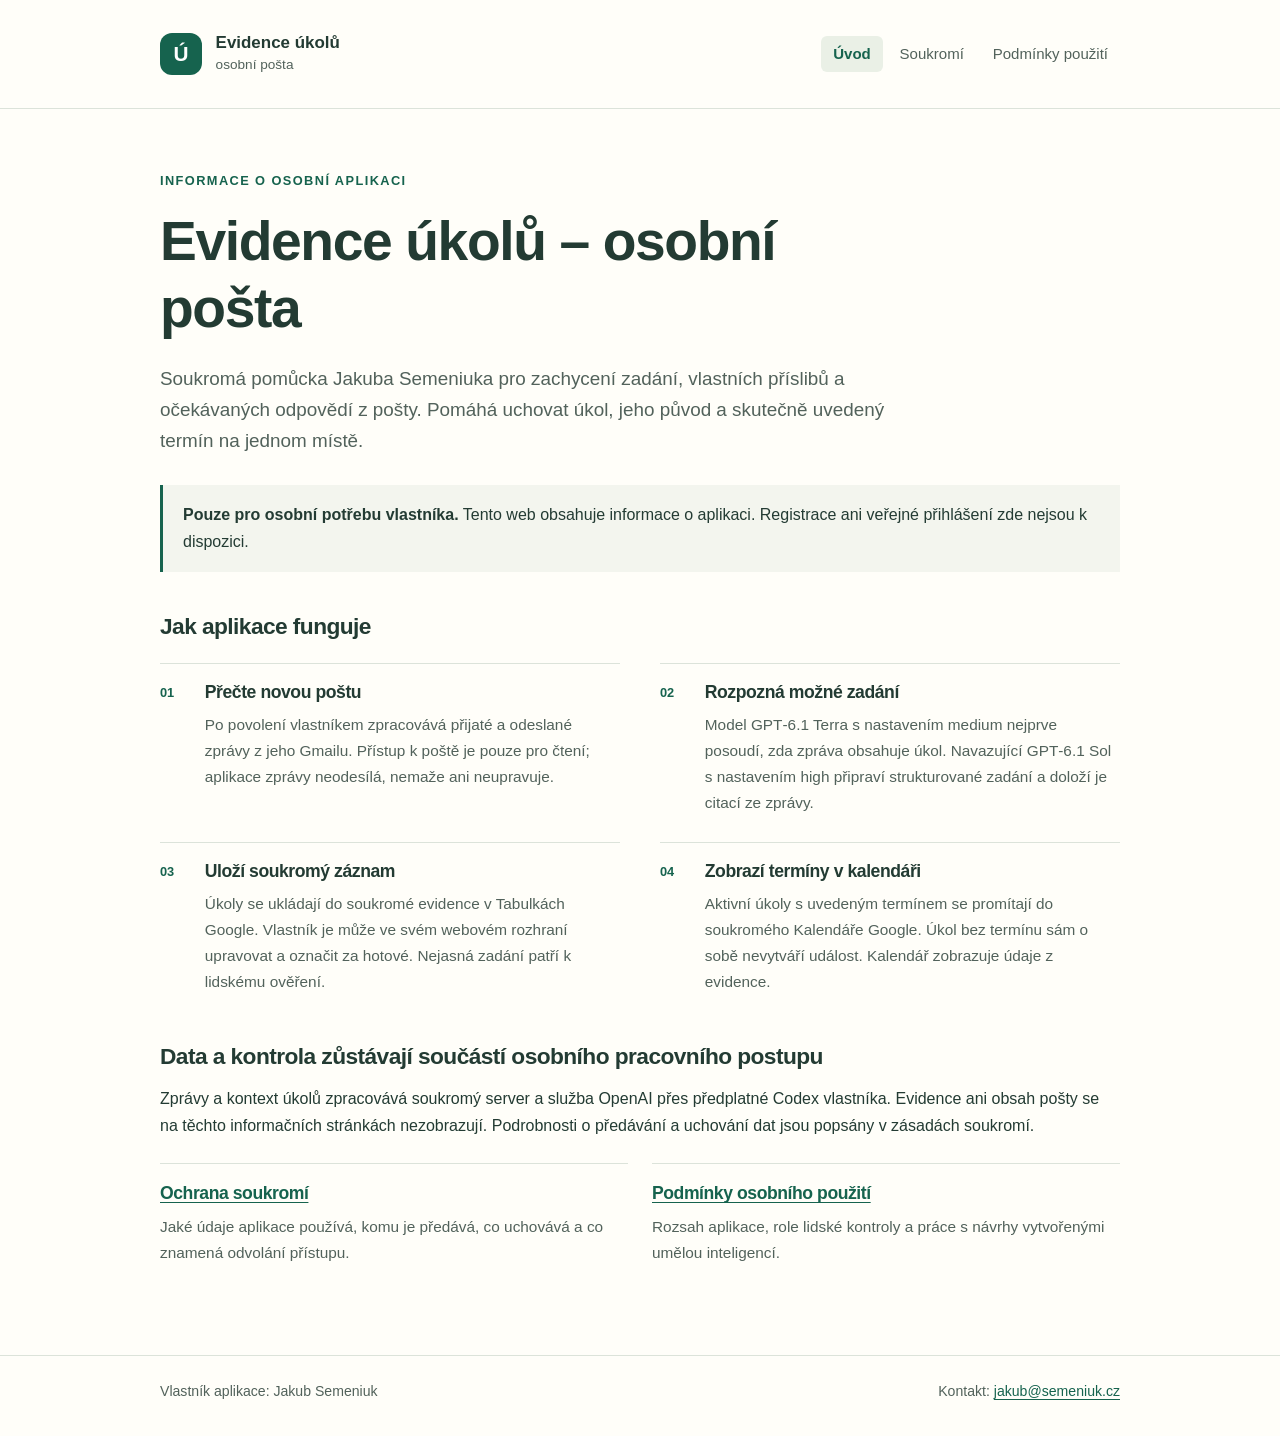
<file: index.html>
<!doctype html>
<html lang="cs">
<head>
  <meta charset="utf-8">
  <meta name="viewport" content="width=device-width, initial-scale=1">
  <meta name="description" content="Informace o soukromé aplikaci Jakuba Semeniuka pro rozpoznání osobních úkolů z pošty a jejich evidenci.">
  <meta name="theme-color" content="#16634e">
  <meta http-equiv="Content-Security-Policy" content="default-src 'none'; style-src 'self'; base-uri 'none'; form-action 'none'">
  <!-- Google Search Console: insert the real google-site-verification meta tag here when supplied by the owner. -->
  <title>Evidence úkolů – osobní pošta</title>
  <link rel="stylesheet" href="styles.css">
</head>
<body>
  <a class="skip-link" href="#obsah">Přejít na obsah</a>
  <header class="site-header">
    <div class="wrap header-inner">
      <a class="brand" href="index.html" aria-label="Evidence úkolů – osobní pošta, úvod">
        <span class="brand-mark" aria-hidden="true">Ú</span>
        <span><span class="brand-name">Evidence úkolů</span><span class="brand-subtitle">osobní pošta</span></span>
      </a>
      <nav aria-label="Hlavní navigace">
        <a href="index.html" aria-current="page">Úvod</a>
        <a href="privacy.html">Soukromí</a>
        <a href="terms.html">Podmínky použití</a>
      </nav>
    </div>
  </header>
  <main id="obsah" class="wrap" tabindex="-1">
    <div class="hero">
      <p class="eyebrow">Informace o osobní aplikaci</p>
      <h1>Evidence úkolů – osobní pošta</h1>
      <p class="lede">Soukromá pomůcka Jakuba Semeniuka pro zachycení zadání, vlastních příslibů a očekávaných odpovědí z pošty. Pomáhá uchovat úkol, jeho původ a skutečně uvedený termín na jednom místě.</p>
    </div>
    <aside class="notice" aria-label="Rozsah použití">
      <p><strong>Pouze pro osobní potřebu vlastníka.</strong> Tento web obsahuje informace o aplikaci. Registrace ani veřejné přihlášení zde nejsou k dispozici.</p>
    </aside>
    <section aria-labelledby="jak-funguje">
      <h2 id="jak-funguje">Jak aplikace funguje</h2>
      <ol class="flow">
        <li>
          <h3>Přečte novou poštu</h3>
          <p>Po povolení vlastníkem zpracovává přijaté a odeslané zprávy z jeho Gmailu. Přístup k poště je pouze pro čtení; aplikace zprávy neodesílá, nemaže ani neupravuje.</p>
        </li>
        <li>
          <h3>Rozpozná možné zadání</h3>
          <p>Model GPT‑6.1 Terra s nastavením medium nejprve posoudí, zda zpráva obsahuje úkol. Navazující GPT‑6.1 Sol s nastavením high připraví strukturované zadání a doloží je citací ze zprávy.</p>
        </li>
        <li>
          <h3>Uloží soukromý záznam</h3>
          <p>Úkoly se ukládají do soukromé evidence v Tabulkách Google. Vlastník je může ve svém webovém rozhraní upravovat a označit za hotové. Nejasná zadání patří k lidskému ověření.</p>
        </li>
        <li>
          <h3>Zobrazí termíny v kalendáři</h3>
          <p>Aktivní úkoly s uvedeným termínem se promítají do soukromého Kalendáře Google. Úkol bez termínu sám o sobě nevytváří událost. Kalendář zobrazuje údaje z evidence.</p>
        </li>
      </ol>
    </section>
    <section aria-labelledby="data-a-kontrola">
      <h2 id="data-a-kontrola">Data a kontrola zůstávají součástí osobního pracovního postupu</h2>
      <p>Zprávy a kontext úkolů zpracovává soukromý server a služba OpenAI přes předplatné Codex vlastníka. Evidence ani obsah pošty se na těchto informačních stránkách nezobrazují. Podrobnosti o předávání a uchování dat jsou popsány v zásadách soukromí.</p>
      <div class="document-links">
        <section>
          <h3><a href="privacy.html">Ochrana soukromí</a></h3>
          <p>Jaké údaje aplikace používá, komu je předává, co uchovává a co znamená odvolání přístupu.</p>
        </section>
        <section>
          <h3><a href="terms.html">Podmínky osobního použití</a></h3>
          <p>Rozsah aplikace, role lidské kontroly a práce s návrhy vytvořenými umělou inteligencí.</p>
        </section>
      </div>
    </section>
  </main>
  <footer class="site-footer">
    <div class="wrap footer-inner">
      <p>Vlastník aplikace: Jakub Semeniuk</p>
      <p>Kontakt: <a href="mailto:jakub@semeniuk.cz">jakub@semeniuk.cz</a></p>
    </div>
  </footer>
</body>
</html>
</file>
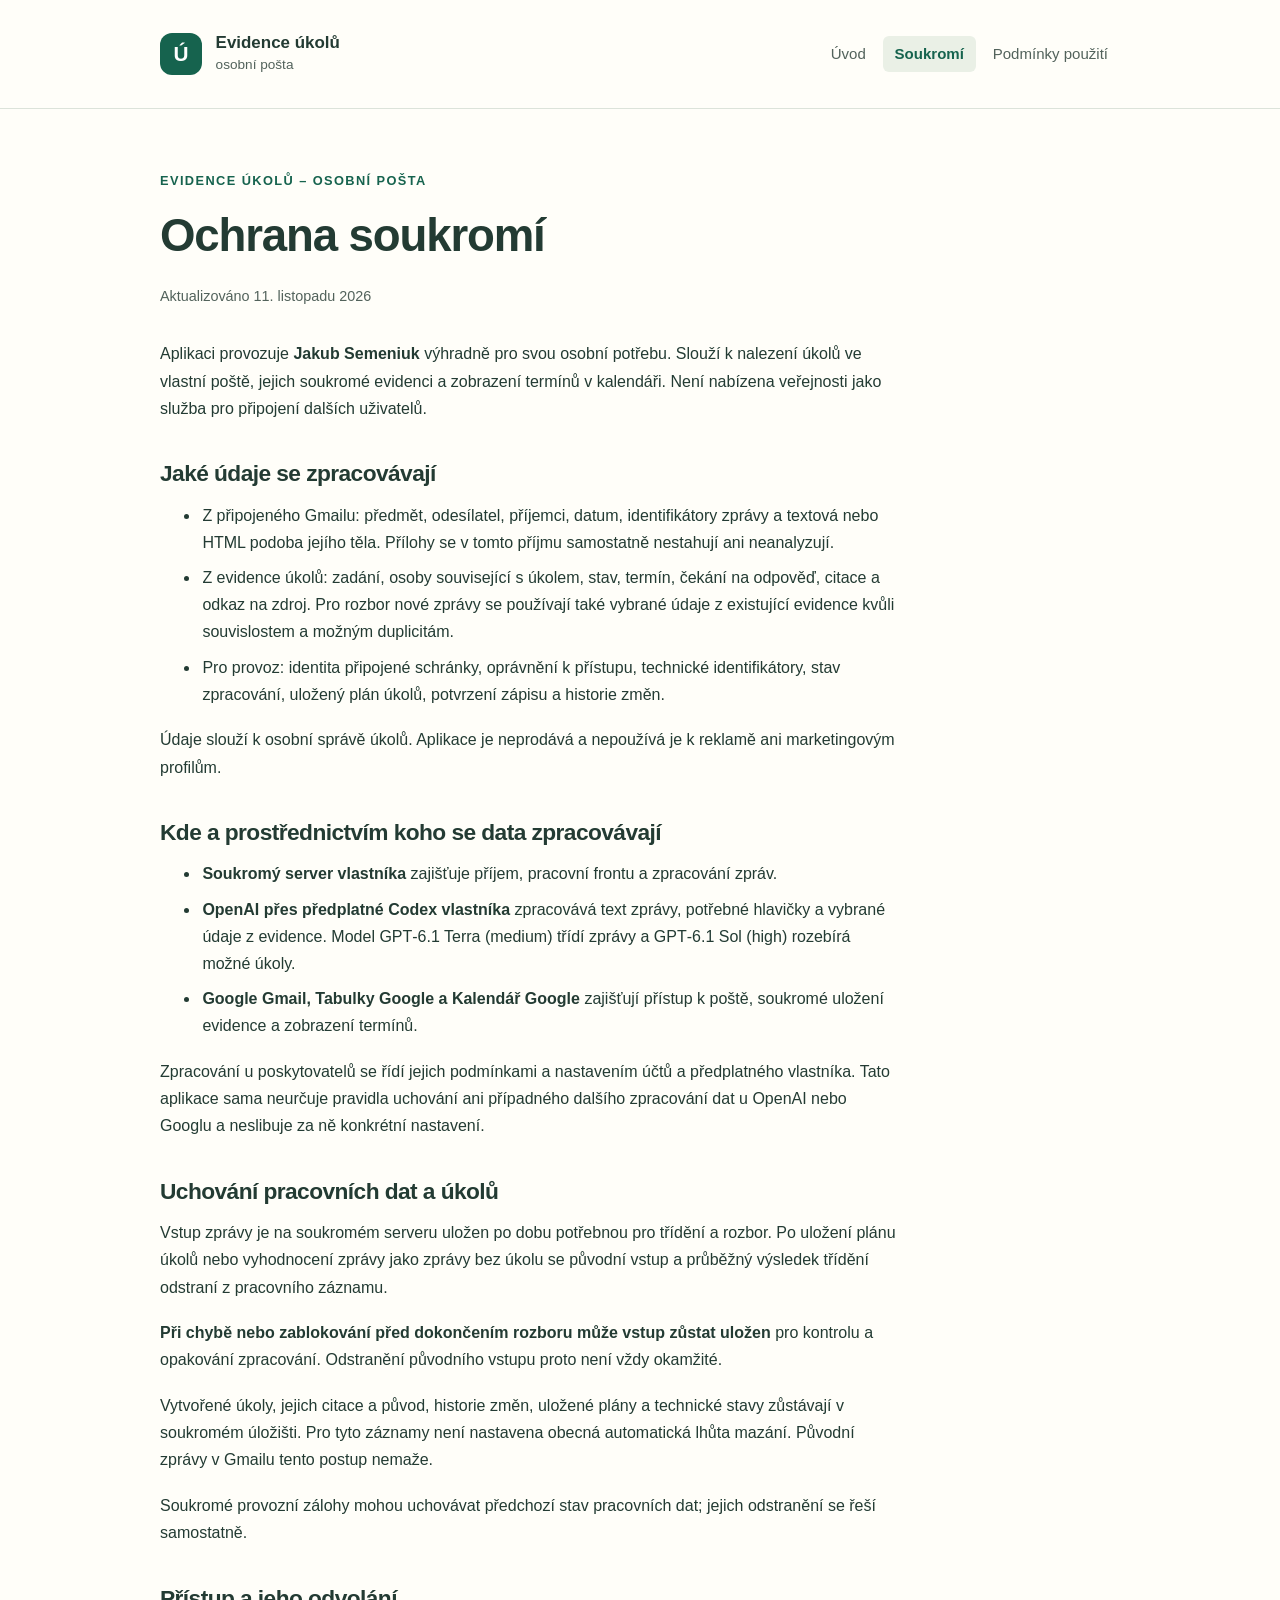
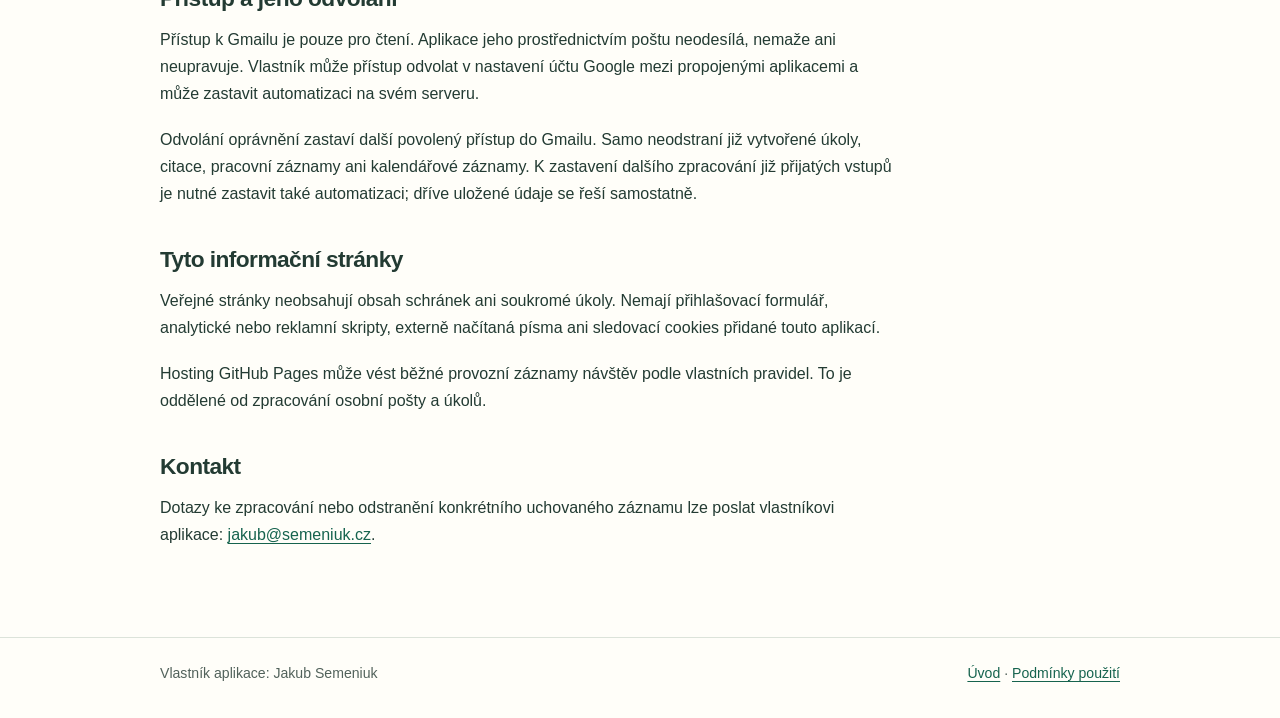
<file: privacy.html>
<!doctype html>
<html lang="cs">
<head>
  <meta charset="utf-8">
  <meta name="viewport" content="width=device-width, initial-scale=1">
  <meta name="description" content="Jak osobní aplikace Evidence úkolů zpracovává zprávy, údaje o úkolech a přístup ke službám.">
  <meta name="theme-color" content="#16634e">
  <meta http-equiv="Content-Security-Policy" content="default-src 'none'; style-src 'self'; base-uri 'none'; form-action 'none'">
  <title>Ochrana soukromí | Evidence úkolů – osobní pošta</title>
  <link rel="stylesheet" href="styles.css">
</head>
<body>
  <a class="skip-link" href="#obsah">Přejít na obsah</a>
  <header class="site-header">
    <div class="wrap header-inner">
      <a class="brand" href="index.html" aria-label="Evidence úkolů – osobní pošta, úvod">
        <span class="brand-mark" aria-hidden="true">Ú</span>
        <span><span class="brand-name">Evidence úkolů</span><span class="brand-subtitle">osobní pošta</span></span>
      </a>
      <nav aria-label="Hlavní navigace">
        <a href="index.html">Úvod</a>
        <a href="privacy.html" aria-current="page">Soukromí</a>
        <a href="terms.html">Podmínky použití</a>
      </nav>
    </div>
  </header>
  <main id="obsah" class="wrap" tabindex="-1">
    <article class="document">
      <p class="eyebrow">Evidence úkolů – osobní pošta</p>
      <h1>Ochrana soukromí</h1>
      <p class="updated">Aktualizováno <time datetime="2026-11-11">11. listopadu 2026</time></p>
      <p>Aplikaci provozuje <strong>Jakub Semeniuk</strong> výhradně pro svou osobní potřebu. Slouží k nalezení úkolů ve vlastní poště, jejich soukromé evidenci a zobrazení termínů v kalendáři. Není nabízena veřejnosti jako služba pro připojení dalších uživatelů.</p>
      <section aria-labelledby="udaje">
        <h2 id="udaje">Jaké údaje se zpracovávají</h2>
        <ul>
          <li>Z připojeného Gmailu: předmět, odesílatel, příjemci, datum, identifikátory zprávy a textová nebo HTML podoba jejího těla. Přílohy se v tomto příjmu samostatně nestahují ani neanalyzují.</li>
          <li>Z evidence úkolů: zadání, osoby související s úkolem, stav, termín, čekání na odpověď, citace a odkaz na zdroj. Pro rozbor nové zprávy se používají také vybrané údaje z existující evidence kvůli souvislostem a možným duplicitám.</li>
          <li>Pro provoz: identita připojené schránky, oprávnění k přístupu, technické identifikátory, stav zpracování, uložený plán úkolů, potvrzení zápisu a historie změn.</li>
        </ul>
        <p>Údaje slouží k osobní správě úkolů. Aplikace je neprodává a nepoužívá je k reklamě ani marketingovým profilům.</p>
      </section>
      <section aria-labelledby="zpracovani">
        <h2 id="zpracovani">Kde a prostřednictvím koho se data zpracovávají</h2>
        <ul>
          <li><strong>Soukromý server vlastníka</strong> zajišťuje příjem, pracovní frontu a zpracování zpráv.</li>
          <li><strong>OpenAI přes předplatné Codex vlastníka</strong> zpracovává text zprávy, potřebné hlavičky a vybrané údaje z evidence. Model GPT‑6.1 Terra (medium) třídí zprávy a GPT‑6.1 Sol (high) rozebírá možné úkoly.</li>
          <li><strong>Google Gmail, Tabulky Google a Kalendář Google</strong> zajišťují přístup k poště, soukromé uložení evidence a zobrazení termínů.</li>
        </ul>
        <p>Zpracování u poskytovatelů se řídí jejich podmínkami a nastavením účtů a předplatného vlastníka. Tato aplikace sama neurčuje pravidla uchování ani případného dalšího zpracování dat u OpenAI nebo Googlu a neslibuje za ně konkrétní nastavení.</p>
      </section>
      <section aria-labelledby="uchovani">
        <h2 id="uchovani">Uchování pracovních dat a úkolů</h2>
        <p>Vstup zprávy je na soukromém serveru uložen po dobu potřebnou pro třídění a rozbor. Po uložení plánu úkolů nebo vyhodnocení zprávy jako zprávy bez úkolu se původní vstup a průběžný výsledek třídění odstraní z pracovního záznamu.</p>
        <p><strong>Při chybě nebo zablokování před dokončením rozboru může vstup zůstat uložen</strong> pro kontrolu a opakování zpracování. Odstranění původního vstupu proto není vždy okamžité.</p>
        <p>Vytvořené úkoly, jejich citace a původ, historie změn, uložené plány a technické stavy zůstávají v soukromém úložišti. Pro tyto záznamy není nastavena obecná automatická lhůta mazání. Původní zprávy v Gmailu tento postup nemaže.</p>
        <p>Soukromé provozní zálohy mohou uchovávat předchozí stav pracovních dat; jejich odstranění se řeší samostatně.</p>
      </section>
      <section aria-labelledby="ovladani">
        <h2 id="ovladani">Přístup a jeho odvolání</h2>
        <p>Přístup k Gmailu je pouze pro čtení. Aplikace jeho prostřednictvím poštu neodesílá, nemaže ani neupravuje. Vlastník může přístup odvolat v nastavení účtu Google mezi propojenými aplikacemi a může zastavit automatizaci na svém serveru.</p>
        <p>Odvolání oprávnění zastaví další povolený přístup do Gmailu. Samo neodstraní již vytvořené úkoly, citace, pracovní záznamy ani kalendářové záznamy. K zastavení dalšího zpracování již přijatých vstupů je nutné zastavit také automatizaci; dříve uložené údaje se řeší samostatně.</p>
      </section>
      <section aria-labelledby="verejny-web">
        <h2 id="verejny-web">Tyto informační stránky</h2>
        <p>Veřejné stránky neobsahují obsah schránek ani soukromé úkoly. Nemají přihlašovací formulář, analytické nebo reklamní skripty, externě načítaná písma ani sledovací cookies přidané touto aplikací.</p>
        <p>Hosting GitHub Pages může vést běžné provozní záznamy návštěv podle vlastních pravidel. To je oddělené od zpracování osobní pošty a úkolů.</p>
      </section>
      <section aria-labelledby="kontakt">
        <h2 id="kontakt">Kontakt</h2>
        <p>Dotazy ke zpracování nebo odstranění konkrétního uchovaného záznamu lze poslat vlastníkovi aplikace: <a href="mailto:jakub@semeniuk.cz">jakub@semeniuk.cz</a>.</p>
      </section>
    </article>
  </main>
  <footer class="site-footer">
    <div class="wrap footer-inner">
      <p>Vlastník aplikace: Jakub Semeniuk</p>
      <p><a href="index.html">Úvod</a> · <a href="terms.html">Podmínky použití</a></p>
    </div>
  </footer>
</body>
</html>
</file>
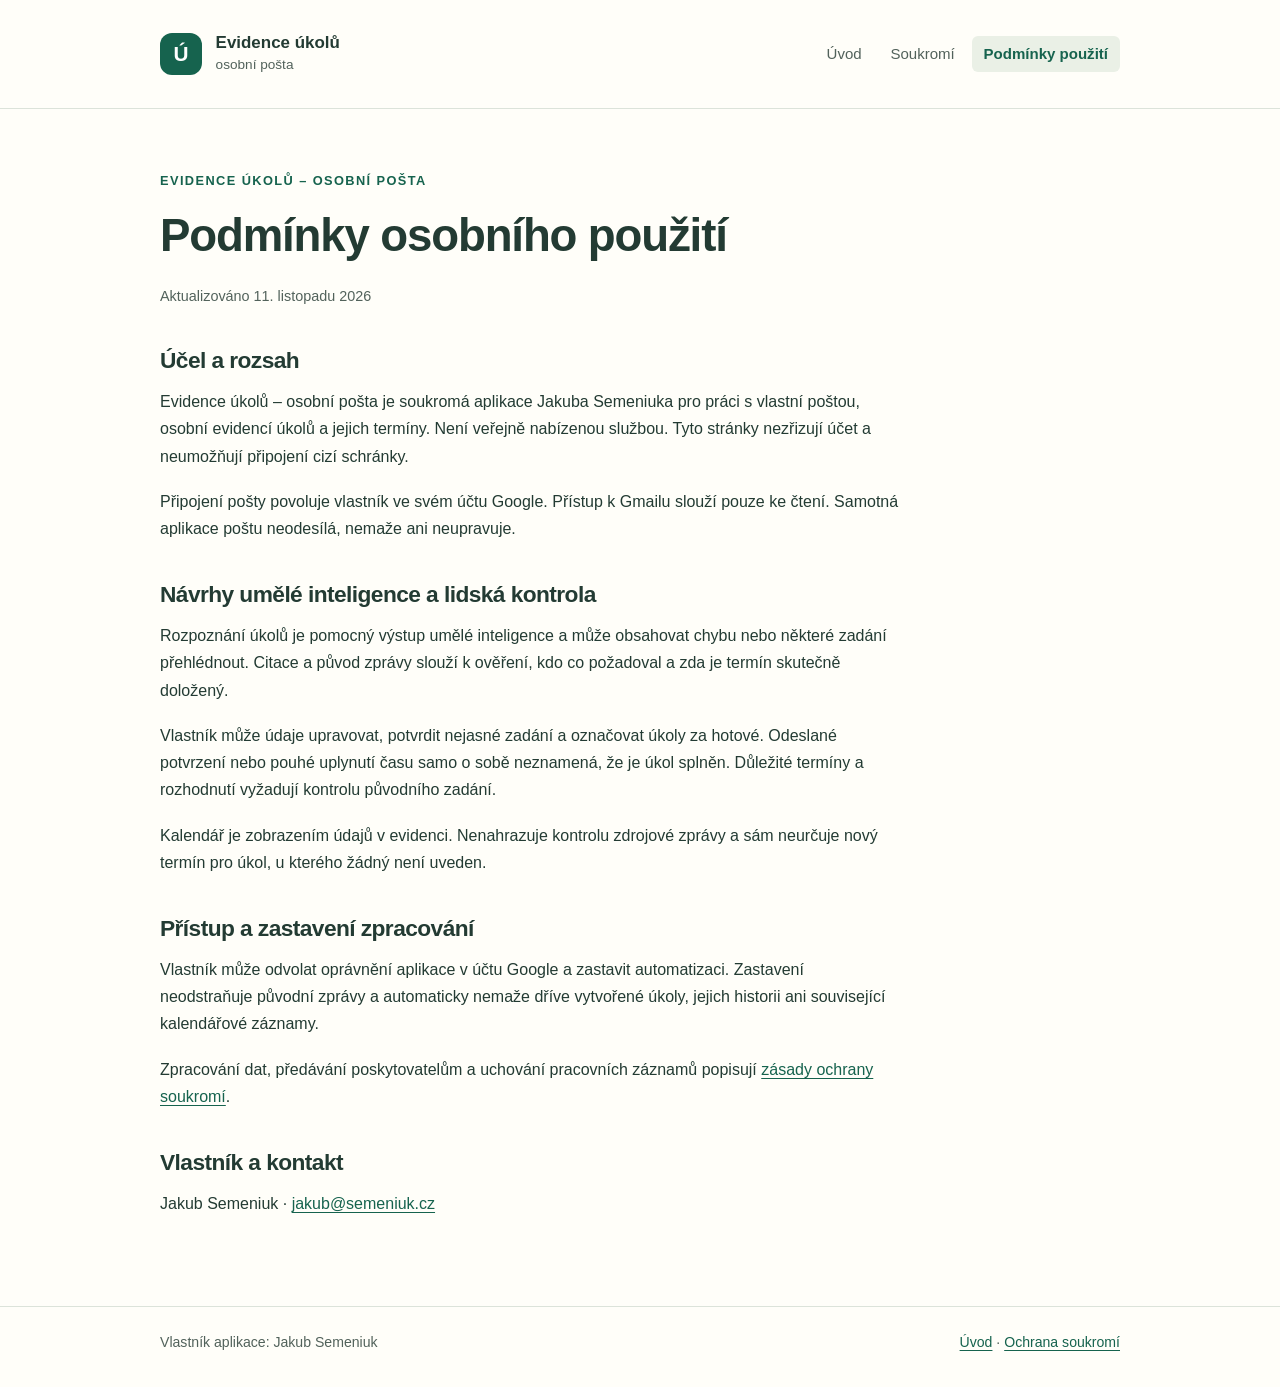
<file: terms.html>
<!doctype html>
<html lang="cs">
<head>
  <meta charset="utf-8">
  <meta name="viewport" content="width=device-width, initial-scale=1">
  <meta name="description" content="Podmínky osobního použití aplikace Evidence úkolů a role lidské kontroly návrhů z pošty.">
  <meta name="theme-color" content="#16634e">
  <meta http-equiv="Content-Security-Policy" content="default-src 'none'; style-src 'self'; base-uri 'none'; form-action 'none'">
  <title>Podmínky použití | Evidence úkolů – osobní pošta</title>
  <link rel="stylesheet" href="styles.css">
</head>
<body>
  <a class="skip-link" href="#obsah">Přejít na obsah</a>
  <header class="site-header">
    <div class="wrap header-inner">
      <a class="brand" href="index.html" aria-label="Evidence úkolů – osobní pošta, úvod">
        <span class="brand-mark" aria-hidden="true">Ú</span>
        <span><span class="brand-name">Evidence úkolů</span><span class="brand-subtitle">osobní pošta</span></span>
      </a>
      <nav aria-label="Hlavní navigace">
        <a href="index.html">Úvod</a>
        <a href="privacy.html">Soukromí</a>
        <a href="terms.html" aria-current="page">Podmínky použití</a>
      </nav>
    </div>
  </header>
  <main id="obsah" class="wrap" tabindex="-1">
    <article class="document">
      <p class="eyebrow">Evidence úkolů – osobní pošta</p>
      <h1>Podmínky osobního použití</h1>
      <p class="updated">Aktualizováno <time datetime="2026-11-11">11. listopadu 2026</time></p>
      <section aria-labelledby="osobni-pouziti">
        <h2 id="osobni-pouziti">Účel a rozsah</h2>
        <p>Evidence úkolů – osobní pošta je soukromá aplikace Jakuba Semeniuka pro práci s vlastní poštou, osobní evidencí úkolů a jejich termíny. Není veřejně nabízenou službou. Tyto stránky nezřizují účet a neumožňují připojení cizí schránky.</p>
        <p>Připojení pošty povoluje vlastník ve svém účtu Google. Přístup k Gmailu slouží pouze ke čtení. Samotná aplikace poštu neodesílá, nemaže ani neupravuje.</p>
      </section>
      <section aria-labelledby="lidska-kontrola">
        <h2 id="lidska-kontrola">Návrhy umělé inteligence a lidská kontrola</h2>
        <p>Rozpoznání úkolů je pomocný výstup umělé inteligence a může obsahovat chybu nebo některé zadání přehlédnout. Citace a původ zprávy slouží k ověření, kdo co požadoval a zda je termín skutečně doložený.</p>
        <p>Vlastník může údaje upravovat, potvrdit nejasné zadání a označovat úkoly za hotové. Odeslané potvrzení nebo pouhé uplynutí času samo o sobě neznamená, že je úkol splněn. Důležité termíny a rozhodnutí vyžadují kontrolu původního zadání.</p>
        <p>Kalendář je zobrazením údajů v evidenci. Nenahrazuje kontrolu zdrojové zprávy a sám neurčuje nový termín pro úkol, u kterého žádný není uveden.</p>
      </section>
      <section aria-labelledby="pristup-a-ukonceni">
        <h2 id="pristup-a-ukonceni">Přístup a zastavení zpracování</h2>
        <p>Vlastník může odvolat oprávnění aplikace v účtu Google a zastavit automatizaci. Zastavení neodstraňuje původní zprávy a automaticky nemaže dříve vytvořené úkoly, jejich historii ani související kalendářové záznamy.</p>
        <p>Zpracování dat, předávání poskytovatelům a uchování pracovních záznamů popisují <a href="privacy.html">zásady ochrany soukromí</a>.</p>
      </section>
      <section aria-labelledby="kontakt">
        <h2 id="kontakt">Vlastník a kontakt</h2>
        <p>Jakub Semeniuk · <a href="mailto:jakub@semeniuk.cz">jakub@semeniuk.cz</a></p>
      </section>
    </article>
  </main>
  <footer class="site-footer">
    <div class="wrap footer-inner">
      <p>Vlastník aplikace: Jakub Semeniuk</p>
      <p><a href="index.html">Úvod</a> · <a href="privacy.html">Ochrana soukromí</a></p>
    </div>
  </footer>
</body>
</html>
</file>
<file: styles.css>
:root {
  color-scheme: light;
  --ink: #233b33;
  --muted: #52625b;
  --green: #16634e;
  --line: #dce3da;
  --paper: #fffef9;
  --wash: #f3f5ee;
}

* { box-sizing: border-box; }
html { scroll-padding-top: 1.5rem; }
body {
  margin: 0;
  background: var(--paper);
  color: var(--ink);
  font-family: -apple-system, BlinkMacSystemFont, "Segoe UI", sans-serif;
  font-size: 1rem;
  line-height: 1.7;
  -webkit-font-smoothing: antialiased;
}
a { color: var(--green); text-underline-offset: .18em; }
a:hover { text-decoration-thickness: 2px; }
a:focus-visible { outline: 3px solid #b45e20; outline-offset: 5px; border-radius: 3px; }
p, ul, ol { margin: 0 0 1.15rem; }
li + li { margin-top: .5rem; }
h1, h2, h3 { line-height: 1.22; letter-spacing: -.025em; }
h1 { margin: 0 0 1.3rem; font-size: clamp(2.1rem, 5.4vw, 3.45rem); font-weight: 650; }
h2 { margin: 2.4rem 0 .85rem; font-size: 1.42rem; font-weight: 650; }
h3 { margin: 0 0 .55rem; font-size: 1.1rem; font-weight: 650; }
strong { font-weight: 650; }
.wrap { width: min(100% - 3rem, 960px); margin-inline: auto; }
.skip-link { position: absolute; left: 1.5rem; top: -6rem; padding: .6rem 1rem; background: var(--ink); color: white; z-index: 2; }
.skip-link:focus { top: .75rem; }
.site-header { border-bottom: 1px solid var(--line); }
.header-inner { min-height: 108px; display: flex; align-items: center; justify-content: space-between; gap: 1.5rem; padding-block: 1.4rem; }
.brand { display: inline-flex; align-items: center; gap: .85rem; color: var(--ink); text-decoration: none; }
.brand-mark { display: grid; place-items: center; width: 42px; height: 42px; flex: 0 0 auto; border-radius: 12px; background: var(--green); color: white; font-size: 1.3rem; font-weight: 650; }
.brand-name { display: block; font-size: 1.06rem; font-weight: 650; line-height: 1.35; }
.brand-subtitle { display: block; color: var(--muted); font-size: .85rem; line-height: 1.5; }
nav { display: flex; flex-wrap: wrap; gap: .3rem; }
nav a { padding: .35rem .75rem; border-radius: 6px; color: var(--muted); font-size: .94rem; text-decoration: none; }
nav a[aria-current="page"] { color: var(--green); background: #eaf0e6; font-weight: 600; }
nav a:hover { color: var(--green); text-decoration: underline; }
main { padding-block: 3.8rem 4.4rem; }
.eyebrow { margin-bottom: 1rem; color: var(--green); font-size: .8rem; font-weight: 650; letter-spacing: .11em; text-transform: uppercase; }
.hero { max-width: 760px; }
.hero h1 { max-width: 23ch; }
.lede { font-size: 1.18rem; color: var(--muted); line-height: 1.65; }
.notice { margin-block: 1.8rem 2.6rem; padding: 1rem 1.25rem; border-left: 3px solid var(--green); background: var(--wash); }
.notice p { margin: 0; }
.flow { list-style: none; counter-reset: steps; padding: 0; margin: 1.4rem 0 3rem; display: grid; grid-template-columns: 1fr 1fr; gap: 1.6rem 2.5rem; }
.flow li { counter-increment: steps; position: relative; padding: 1.1rem 0 0 2.8rem; border-top: 1px solid var(--line); margin: 0; }
.flow li::before { content: counter(steps, decimal-leading-zero); position: absolute; left: 0; top: 1.1rem; font-size: .8rem; font-weight: 650; color: var(--green); }
.flow p { margin: 0; color: var(--muted); font-size: .96rem; }
.document-links { display: grid; grid-template-columns: 1fr 1fr; gap: 1.5rem; margin-block: 1.5rem 0; }
.document-links section { border-top: 1px solid var(--line); padding-top: 1.2rem; }
.document-links p { color: var(--muted); font-size: .96rem; }
.document { max-width: 740px; }
.document h1 { max-width: 23ch; font-size: clamp(2rem, 4.5vw, 2.85rem); }
.document .updated { color: var(--muted); font-size: .9rem; margin-bottom: 2rem; }
.document section { scroll-margin-top: 1.5rem; }
.document li { padding-left: .15rem; }
.document a, .site-footer a { overflow-wrap: anywhere; }
.site-footer { border-top: 1px solid var(--line); padding-block: 1.5rem 2rem; color: var(--muted); font-size: .88rem; }
.footer-inner { display: flex; flex-wrap: wrap; gap: .5rem 2rem; justify-content: space-between; }
.site-footer p { margin: 0; }

@media (max-width: 640px) {
  .wrap { width: min(100% - 2rem, 960px); }
  .header-inner { align-items: flex-start; flex-direction: column; gap: 1rem; padding-block: 1.25rem; }
  nav { margin-left: -.75rem; }
  main { padding-block: 2.5rem 3rem; }
  .flow, .document-links { grid-template-columns: 1fr; gap: 1.35rem; }
  .flow { margin-bottom: 2.4rem; }
  .lede { font-size: 1.08rem; }
}

@media print {
  body { background: white; color: black; font-size: 11pt; }
  .wrap { width: 100%; }
  .skip-link, nav { display: none; }
  .header-inner { min-height: auto; }
  main { padding-block: 1.5rem; }
  .document { max-width: none; }
  h2, h3 { break-after: avoid; }
  p, li { orphans: 3; widows: 3; }
}
</file>
